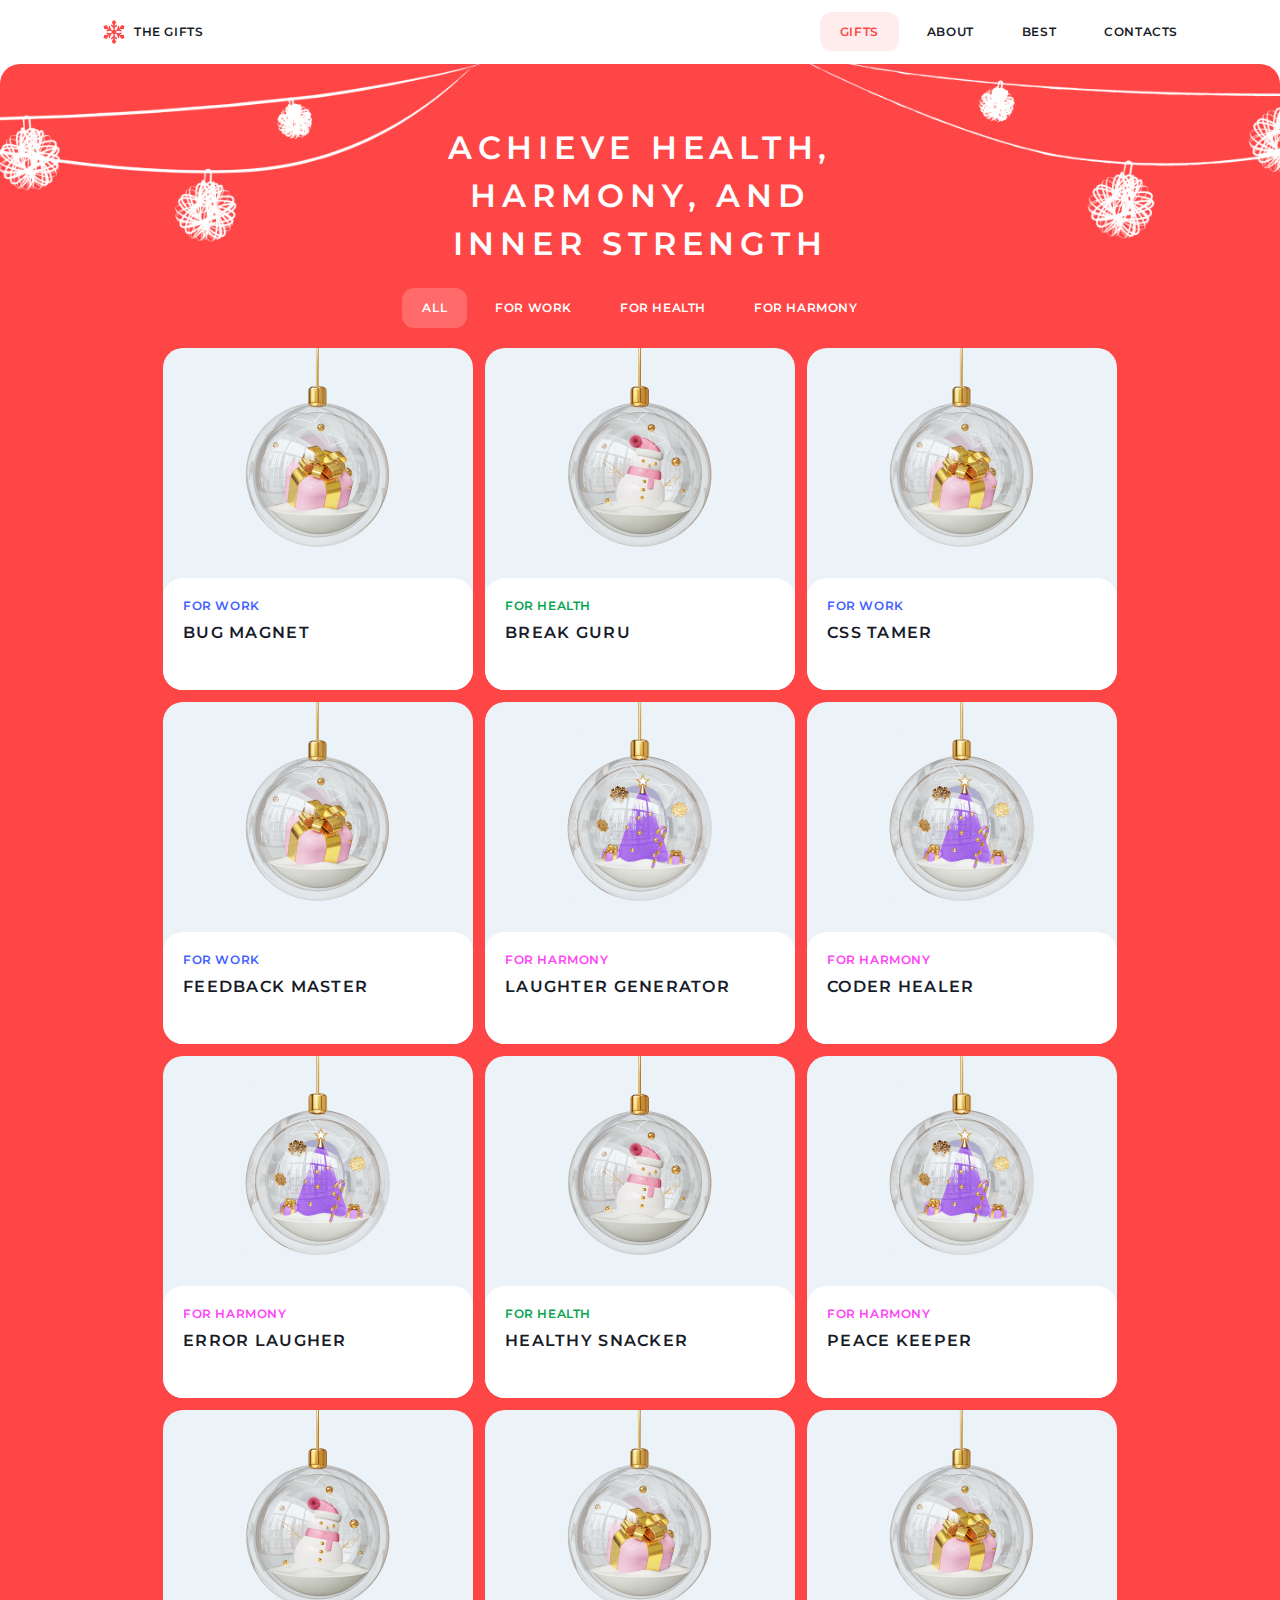
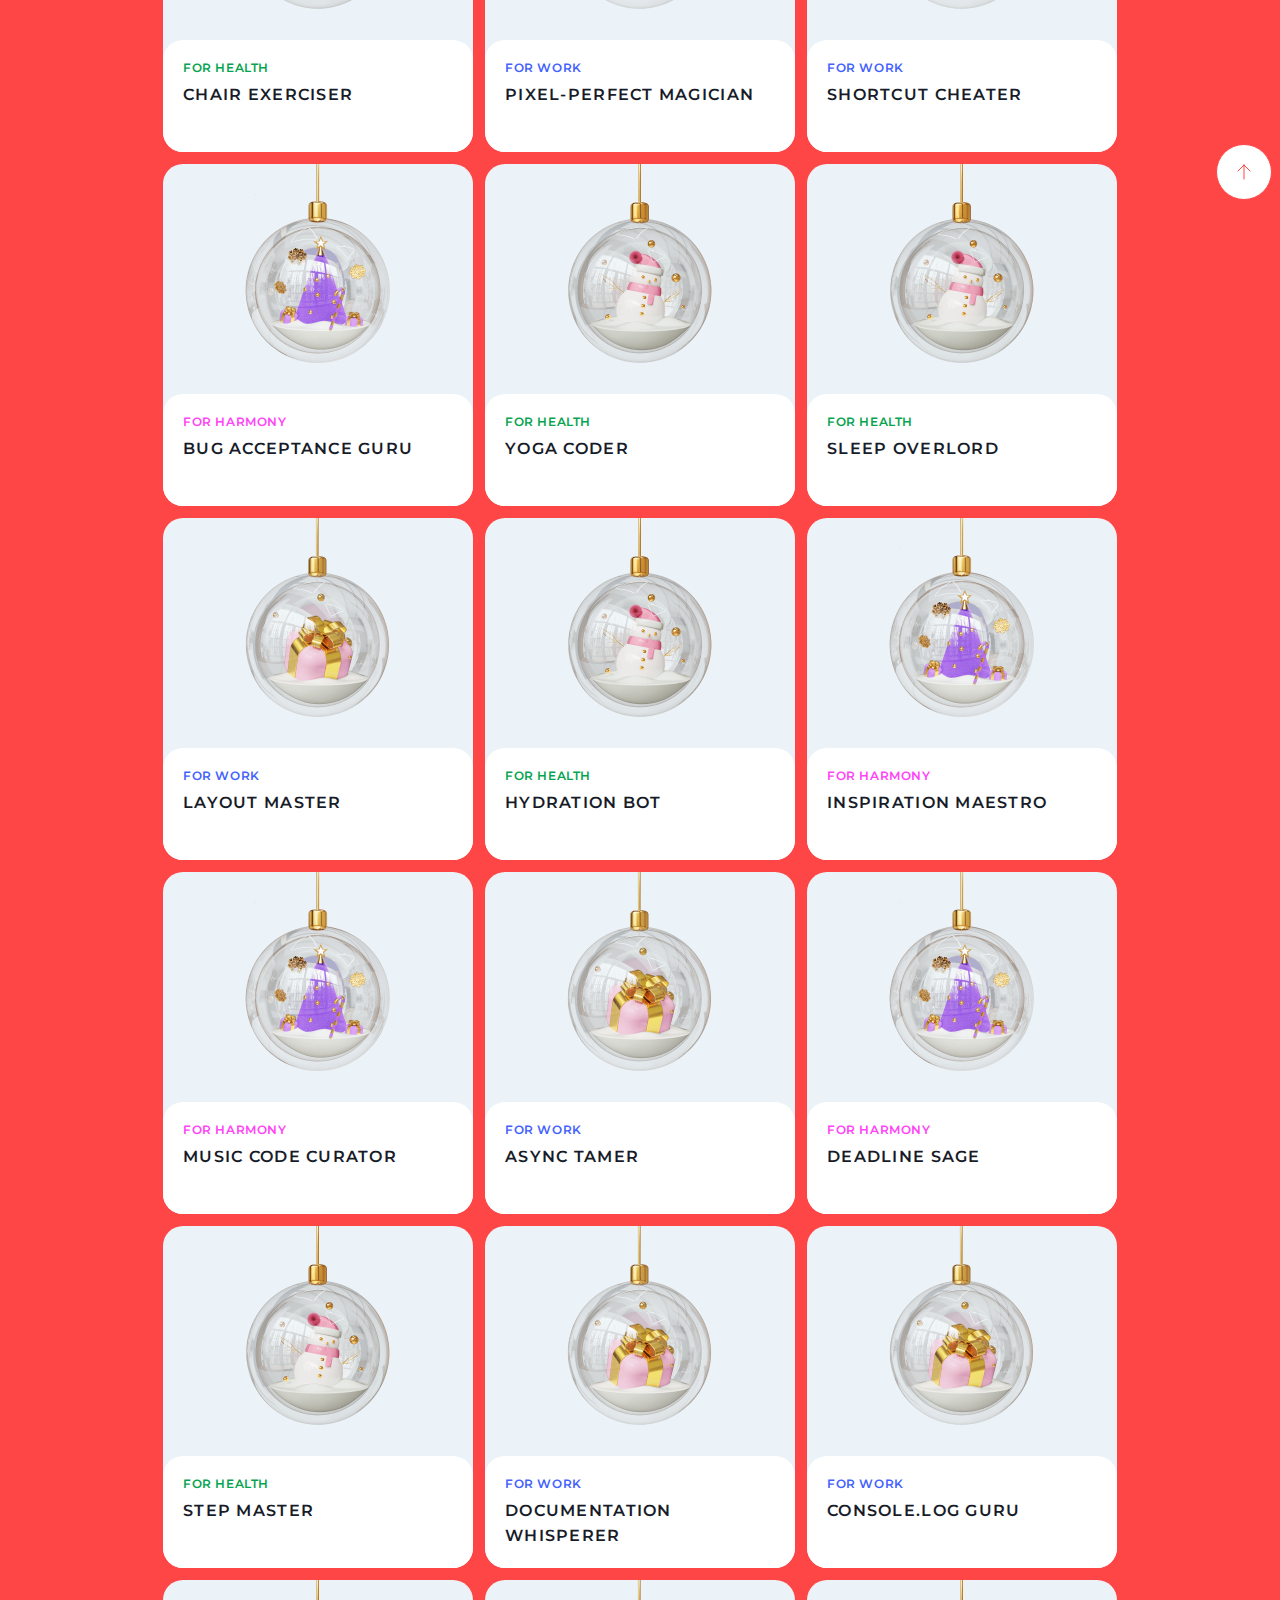
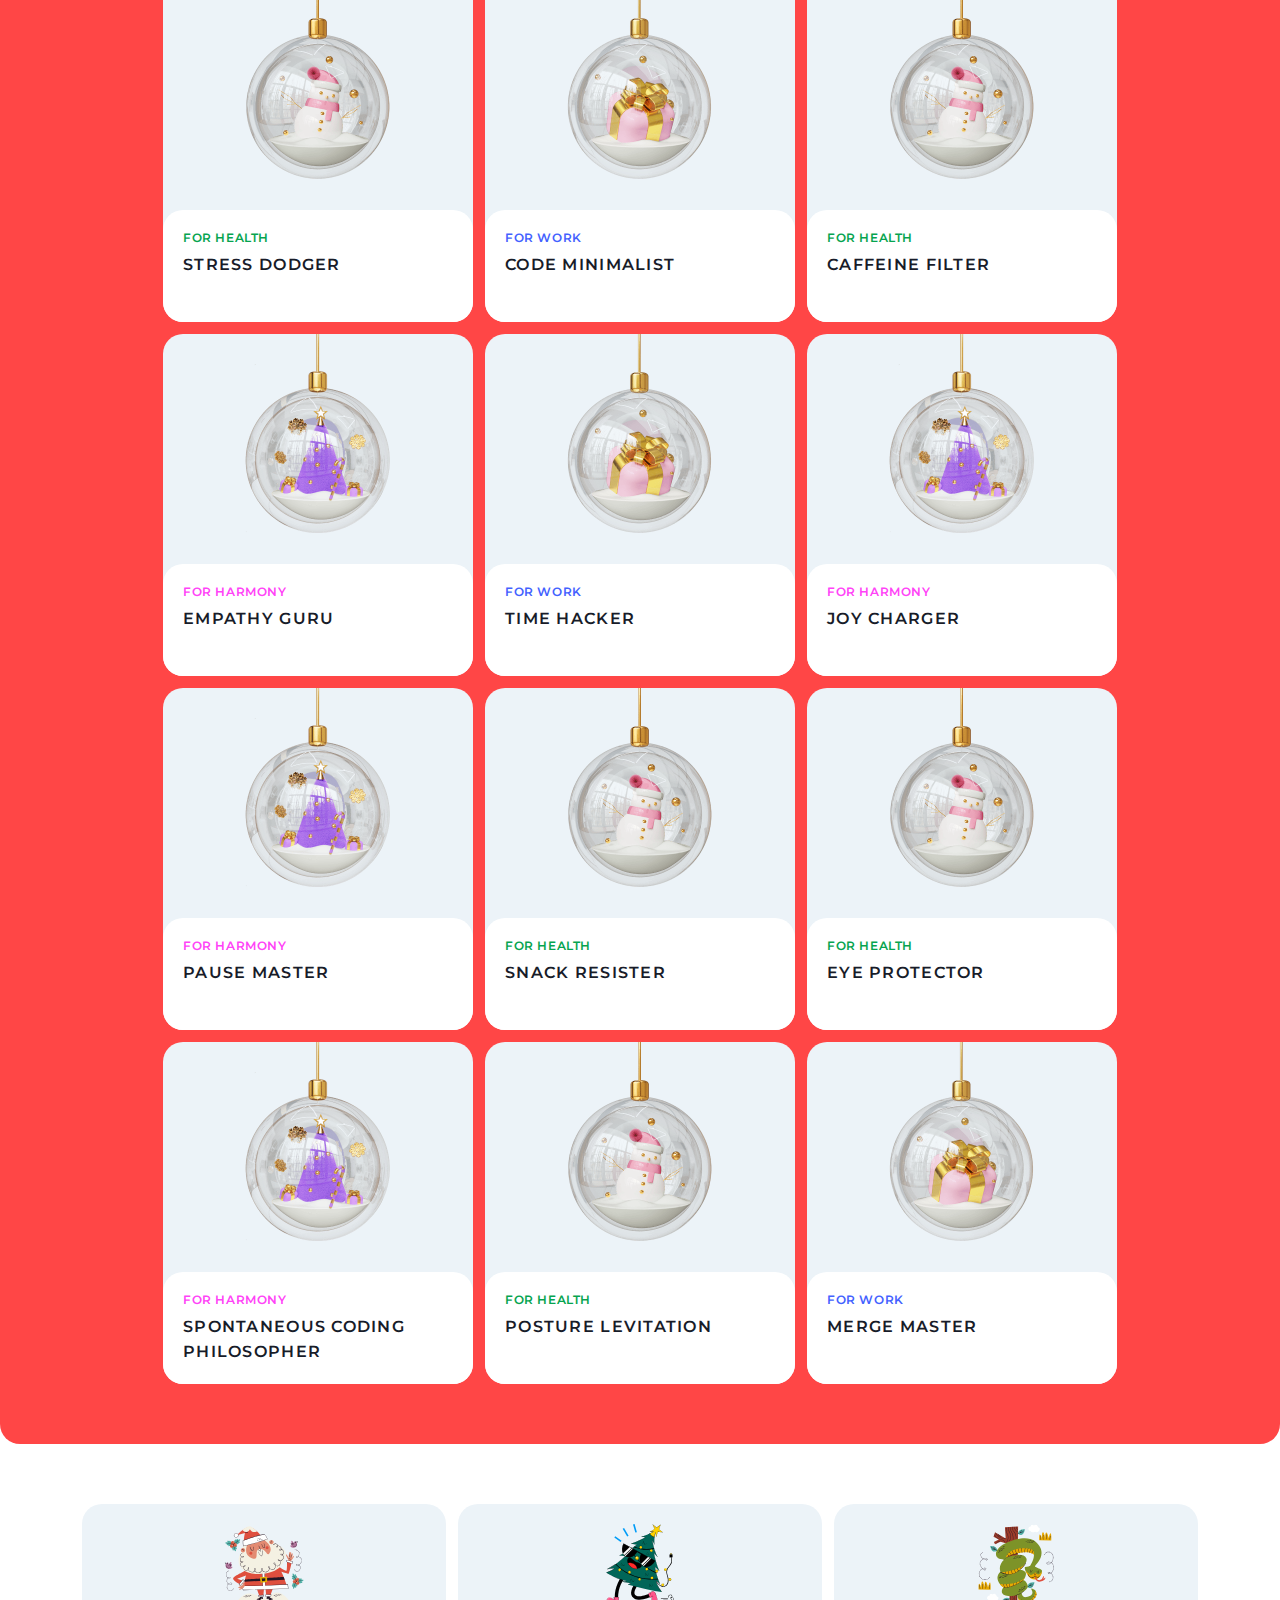
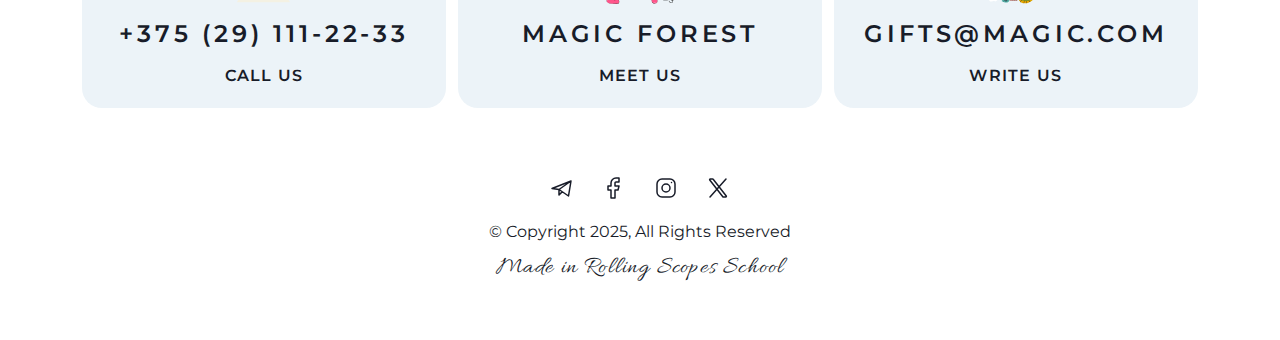
<file: christmas-shop/gifts.html>
<!DOCTYPE html>
<html lang="en">

<head>
    <meta charset="UTF-8">
    <meta name="viewport" content="width=device-width, initial-scale=1.0">
    <title>Christmas shop</title>
    <link rel="preconnect" href="https://fonts.googleapis.com">
    <link rel="preconnect" href="https://fonts.gstatic.com" crossorigin>
    <link href="https://fonts.googleapis.com/css2?family=Allura&display=swap" rel="stylesheet">
    <link rel="preconnect" href="https://fonts.googleapis.com">
    <link rel="preconnect" href="https://fonts.gstatic.com" crossorigin>
    <link href="https://fonts.googleapis.com/css2?family=Montserrat:ital,wght@0,100..900;1,100..900&display=swap"
        rel="stylesheet">
    <link rel="stylesheet" href="./css/styles.css">
    <link rel="icon" href="images/favicon.png">
    <script type="module" src="./scripts/constants.js" defer></script>
    <script type="module" src="./scripts/burger.js" defer></script>
    <script type="module" src="./scripts/cards_rendering.js" defer></script>
    <script type="module" src="./scripts/tabs.js" defer></script>
    <script type="module" src="./scripts/arrow_up.js" defer></script>
    <script type="module" src="./scripts/modal_window.js" defer></script>
</head>

<body>
    <header class="header">
        <div class="container">
            <div class="header__box">
                <div class="logo">
                    <a class="logo__link" href="home.html">
                        <svg class="logo__svg" width="24" height="24" viewBox="0 0 24 24" fill="none"
                            xmlns="http://www.w3.org/2000/svg">
                            <g clip-path="url(#clip0_18094_140)">
                                <path
                                    d="M18.2942 14.8224L17.4727 14.3481L19.674 13.7583L19.3102 12.4006L15.7512 13.3542L14.0725 12.385C14.0957 12.26 14.1084 12.1315 14.1084 12C14.1084 11.8684 14.0957 11.7398 14.0725 11.6149L15.7512 10.6457L19.3102 11.5994L19.674 10.2416L17.4727 9.65177L18.2942 9.17747L21.8194 8.96588L22.3385 6.03095L19.5373 5.01305L17.5914 7.96016L16.7699 8.43446L17.3598 6.23317L16.002 5.86939L15.0484 9.42842L13.3688 10.3982C13.1741 10.2315 12.949 10.0997 12.7028 10.0124V8.0742L15.3082 5.46879L14.3143 4.47488L12.7028 6.08633V5.13772L14.2773 1.98876L12 0L9.72272 1.98886L11.2972 5.13782V6.08642L9.68571 4.47497L8.69179 5.46889L11.2972 8.0743V10.0125C11.051 10.0998 10.8259 10.2316 10.6312 10.3983L8.95155 9.42852L7.99793 5.86949L6.6402 6.23326L7.23004 8.43456L6.40855 7.96025L4.46271 5.01314L1.6615 6.03104L2.18059 8.96597L5.70579 9.17757L6.52728 9.65187L4.32599 10.2417L4.68981 11.5994L8.24884 10.6458L9.92747 11.615C9.90433 11.74 9.89158 11.8685 9.89158 12C9.89158 12.1316 9.90428 12.2602 9.92747 12.3851L8.24884 13.3543L4.68981 12.4006L4.32599 13.7584L6.52728 14.3482L5.70579 14.8225L2.18059 15.034L1.6615 17.969L4.46276 18.9869L6.4086 16.0397L7.23014 15.5654L6.64029 17.7667L7.99803 18.1306L8.95165 14.5715L10.6313 13.6018C10.826 13.7684 11.0511 13.9003 11.2972 13.9875V15.9258L8.69189 18.5311L9.6858 19.525L11.2973 17.9135V18.8621L9.72282 22.0111L12.0001 24L14.2774 22.0111L12.7029 18.8621V17.9135L14.3144 19.525L15.3083 18.5311L12.703 15.9258V13.9875C12.9491 13.9003 13.1742 13.7684 13.3689 13.6018L15.0486 14.5715L16.0022 18.1306L17.3599 17.7667L16.7701 15.5654L17.5916 16.0397L19.5375 18.9869L22.3387 17.969L21.8196 15.034L18.2942 14.8224Z"
                                    fill="#FF4646" />
                            </g>
                            <defs>
                                <clipPath id="clip0_18094_140">
                                    <rect width="24" height="24" fill="white" />
                                </clipPath>
                            </defs>
                        </svg>
                        <p class="action-small">the gifts</p>
                    </a>
                </div>
                <nav class="header__nav">
                    <ul class="nav-list">
                        <li class="list-item list-item--active-burger">
                            <a class="list-item__link list-item--no-hover list-item--active action-small action-small--active"
                                href="#">gifts</a>
                        </li>
                        <li class="list-item">
                            <a class="list-item__link action-small action-small--active"
                                href="home.html#about">about</a>
                        </li>
                        <li class="list-item">
                            <a class="list-item__link action-small action-small--active" href="home.html#best">best</a>
                        </li>
                        <li class="list-item">
                            <a class="list-item__link action-small action-small--active" href="#footer">contacts</a>
                        </li>
                    </ul>
                </nav>
                <div class="header__burger">
                    <div class="header__burger-line"></div>
                    <div class="header__burger-line"></div>
                </div>
            </div>
        </div>
    </header>

    <section class="gifts">
        <div class="container container--gifts">
            <div class="gifts__wrapper">
                <div class="gifts__header">
                    <h1 class="title-primary">Achieve health, harmony, and inner strength</h1>
                </div>
                <ul class="gifts__tabs">
                    <li class="tab tab--all tab--active">
                        <button class="action-small action-small--white">all</button>
                    </li>
                    <li class="tab tab--for-work">
                        <button class="action-small action-small--white">for work</button>
                    </li>
                    <li class="tab tab--for-health">
                        <button class="action-small action-small--white">for health</button>
                    </li>
                    <li class="tab tab--for-harmony">
                        <button class="action-small action-small--white">for harmony</button>
                    </li>
                </ul>
                <div class="cards-container">
                    <div class="card">
                        <img class="card__img" src="./images/gift-for-work.png" alt="gift-for-work">
                        <div class="card__description">
                            <h4 class="title4 title4--purple">For work</h4>
                            <h3 class="title3">Console.log Guru</h3>
                        </div>
                    </div>
                    <div class="card">
                        <img class="card__img" src="./images/gift-for-health.png" alt="gift-for-work">
                        <div class="card__description">
                            <h4 class="title4 title4--green">For health</h4>
                            <h3 class="title3">Step Master</h3>
                        </div>
                    </div>
                    <div class="card">
                        <img class="card__img" src="./images/gift-for-work.png" alt="gift-for-work">
                        <div class="card__description">
                            <h4 class="title4 title4--purple">For work</h4>
                            <h3 class="title3">Bug Magnet</h3>
                        </div>
                    </div>
                    <div class="card">
                        <img class="card__img" src="./images/gift-for-work.png" alt="gift-for-work">
                        <div class="card__description">
                            <h4 class="title4 title4--purple">For work</h4>
                            <h3 class="title3">Shortcut Cheater</h3>
                        </div>
                    </div>
                    <div class="card">
                        <img class="card__img" src="./images/gift-for-health.png" alt="gift-for-work">
                        <div class="card__description">
                            <h4 class="title4 title4--green">For health</h4>
                            <h3 class="title3">Posture Levitation</h3>
                        </div>
                    </div>
                    <div class="card">
                        <img class="card__img" src="./images/gift-for-harmony.png" alt="gift-for-work">
                        <div class="card__description">
                            <h4 class="title4 title4--pink">For harmony</h4>
                            <h3 class="title3">Bug Acceptance Guru</h3>
                        </div>
                    </div>
                    <div class="card">
                        <img class="card__img" src="./images/gift-for-health.png" alt="gift-for-work">
                        <div class="card__description">
                            <h4 class="title4 title4--green">For health</h4>
                            <h3 class="title3">Snack Resister</h3>
                        </div>
                    </div>
                    <div class="card">
                        <img class="card__img" src="./images/gift-for-harmony.png" alt="gift-for-work">
                        <div class="card__description">
                            <h4 class="title4 title4--pink">For harmony</h4>
                            <h3 class="title3">Error Laugher</h3>
                        </div>
                    </div>
                    <div class="card">
                        <img class="card__img" src="./images/gift-for-health.png" alt="gift-for-work">
                        <div class="card__description">
                            <h4 class="title4 title4--green">For health</h4>
                            <h3 class="title3">Hydration Bot</h3>
                        </div>
                    </div>
                    <div class="card">
                        <img class="card__img" src="./images/gift-for-work.png" alt="gift-for-work">
                        <div class="card__description">
                            <h4 class="title4 title4--purple">For work</h4>
                            <h3 class="title3">Merge Master</h3>
                        </div>
                    </div>
                    <div class="card">
                        <img class="card__img" src="./images/gift-for-harmony.png" alt="gift-for-work">
                        <div class="card__description">
                            <h4 class="title4 title4--pink">For harmony</h4>
                            <h3 class="title3">Joy Charger</h3>
                        </div>
                    </div>
                    <div class="card">
                        <img class="card__img" src="./images/gift-for-harmony.png" alt="gift-for-work">
                        <div class="card__description">
                            <h4 class="title4 title4--pink">For harmony</h4>
                            <h3 class="title3">Spontaneous Coding Philosopher</h3>
                        </div>
                    </div>
                </div>
            </div>
        </div>
    </section>

    <footer id="footer">
        <div class="container">
            <div class="footer__wrapper">
                <div class="footer__cards-box">
                    <a class="footer__link" href="tel:+375(29)111-22-33">
                        <div class="footer__card">
                            <img src="./images/santa-claus.svg" alt="santa-claus">
                            <p class="action-large">+375 (29) 111-22-33</p>
                            <h3 class="title3">Call Us</h3>
                        </div>
                    </a>
                    <a class="footer__link" href="https://maps.app.goo.gl/TV8CokafQsY3ahHeA" target="_blank">
                        <div class="footer__card">
                            <img src="./images/christmas-tree.svg" alt="christmas-tree">
                            <p class="action-large">Magic forest</p>
                            <h3 class="title3">Meet us</h3>
                        </div>
                    </a>
                    <a class="footer__link" href="mailto:gifts@magic.com">
                        <div class="footer__card">
                            <img src="./images/snake.svg" alt="snake">
                            <p class="action-large">gifts@magic.com</p>
                            <h3 class="title3">write us</h3>
                        </div>
                    </a>
                </div>
                <div class="footer__links-box">
                    <div class="links">
                        <div class="img-box">
                            <svg class="icon" width="24" height="24" viewBox="0 0 24 24" fill="none"
                                xmlns="http://www.w3.org/2000/svg">
                                <path d="M21 5L2 12.5L9 13.5M21 5L18.5 20L9 13.5M21 5L9 13.5M9 13.5V19L12.2488 15.7229"
                                    stroke-width="1.5" stroke-linecap="round" stroke-linejoin="round" />
                            </svg>
                        </div>
                        <div class="img-box">
                            <svg class="icon" width="24" height="24" viewBox="0 0 24 24" fill="none"
                                xmlns="http://www.w3.org/2000/svg">
                                <path
                                    d="M17 2H14C12.6739 2 11.4021 2.52678 10.4645 3.46447C9.52678 4.40215 9 5.67392 9 7V10H6V14H9V22H13V14H16L17 10H13V7C13 6.73478 13.1054 6.48043 13.2929 6.29289C13.4804 6.10536 13.7348 6 14 6H17V2Z"
                                    stroke-width="1.5" stroke-linecap="round" stroke-linejoin="round" />
                            </svg>
                        </div>
                        <div class="img-box">
                            <svg class="icon" width="24" height="24" viewBox="0 0 24 24" fill="none"
                                xmlns="http://www.w3.org/2000/svg">
                                <path
                                    d="M12 16C14.2091 16 16 14.2091 16 12C16 9.79086 14.2091 8 12 8C9.79086 8 8 9.79086 8 12C8 14.2091 9.79086 16 12 16Z"
                                    stroke-width="1.5" stroke-linecap="round" stroke-linejoin="round" />
                                <path
                                    d="M3 16V8C3 5.23858 5.23858 3 8 3H16C18.7614 3 21 5.23858 21 8V16C21 18.7614 18.7614 21 16 21H8C5.23858 21 3 18.7614 3 16Z"
                                    stroke-width="1.5" />
                                <path d="M17.5 6.51L17.51 6.49889" stroke-width="1.5" stroke-linecap="round"
                                    stroke-linejoin="round" />
                            </svg>
                        </div>
                        <div class="img-box">
                            <svg class="icon" width="24" height="24" viewBox="0 0 24 24" fill="none"
                                xmlns="http://www.w3.org/2000/svg">
                                <path
                                    d="M16.8198 20.7684L3.75317 3.96836C3.44664 3.57425 3.72749 3 4.22678 3H6.70655C6.8917 3 7.06649 3.08548 7.18016 3.23164L20.2468 20.0316C20.5534 20.4258 20.2725 21 19.7732 21H17.2935C17.1083 21 16.9335 20.9145 16.8198 20.7684Z"
                                    stroke-width="1.5" />
                                <path d="M20 3L4 21" stroke-width="1.5" stroke-linecap="round" />
                            </svg>
                        </div>
                    </div>
                    <p> &#169; Copyright 2025, All Rights Reserved</p>
                    <a class="caption caption--black" href="https://rs.school/" target="_blank">Made in Rolling Scopes
                        School</a>
                </div>
            </div>
        </div>
    </footer>

    <div class="modal__wrapper">
        <div class="modal">
            <!-- <div class="modal__card">
                <div class="modal__img"></div>
                <div class="modal__container">
                    <div class="modal__description">
                        <h4 class="title4 title4--purple title-card">For work</h4>
                        <h3 class="title3">Console.log Guru</h3>
                        <p class="description">Uses console.log like a crystal ball to find any issue.</p>
                    </div>
                    <div class="modal__box">
                        <h4 class="title4">Adds superpowers to:</h4>
                        <div class="superpowers-box">
                            <div class="superpowers-box__element">
                                <p class="power description">Live</p>
                                <div class="scores-box">
                                    <p class="scores description">+500</p>
                                    <div class="snowflakes">
                                        <img src="./images/snowflake.png" alt="snowflake">
                                        <img src="./images/snowflake.png" alt="snowflake">
                                        <img src="./images/snowflake.png" alt="snowflake">
                                        <img src="./images/snowflake.png" alt="snowflake">
                                        <img src="./images/snowflake.png" alt="snowflake">
                                    </div>
                                </div>
                            </div>
                            <div class="superpowers-box__element">
                                <p class="create description">Create</p>
                                <div class="scores-box">
                                    <p class="scores description">+500</p>
                                    <div class="snowflakes">
                                        <img src="./images/snowflake.png" alt="snowflake">
                                        <img src="./images/snowflake.png" alt="snowflake">
                                        <img src="./images/snowflake.png" alt="snowflake">
                                        <img src="./images/snowflake.png" alt="snowflake">
                                        <img src="./images/snowflake.png" alt="snowflake">
                                    </div>
                                </div>
                            </div>
                            <div class="superpowers-box__element">
                                <p class="love description">Love</p>
                                <div class="scores-box">
                                    <p class="scores description">+200</p>
                                    <div class="snowflakes">
                                        <img src="./images/snowflake.png" alt="snowflake">
                                        <img src="./images/snowflake.png" alt="snowflake">
                                        <img src="./images/snowflake.png" alt="snowflake">
                                        <img src="./images/snowflake.png" alt="snowflake">
                                        <img src="./images/snowflake.png" alt="snowflake">
                                    </div>
                                </div>
                            </div>
                            <div class="superpowers-box__element">
                                <p class="dream description">Dream</p>
                                <div class="scores-box">
                                    <p class="scores description">+400</p>
                                    <div class="snowflakes">
                                        <img src="./images/snowflake.png" alt="snowflake">
                                        <img src="./images/snowflake.png" alt="snowflake">
                                        <img src="./images/snowflake.png" alt="snowflake">
                                        <img src="./images/snowflake.png" alt="snowflake">
                                        <img src="./images/snowflake.png" alt="snowflake">
                                    </div>
                                </div>
                            </div>
                        </div>
                    </div>
                </div>
            </div> -->
            <div class="modal__btn-close">
                <svg width="40" height="40" viewBox="0 0 40 40" fill="none" xmlns="http://www.w3.org/2000/svg">
                    <path d="M30 10L10 30" stroke="#181C29" stroke-width="2" stroke-linecap="round"
                        stroke-linejoin="round" />
                    <path d="M10 10L30 30" stroke="#181C29" stroke-width="2" stroke-linecap="round"
                        stroke-linejoin="round" />
                </svg>
            </div>
        </div>
    </div>

    <div class="arrow arrow--up">
        <svg width="24" height="24" viewBox="0 0 24 24" fill="none" xmlns="http://www.w3.org/2000/svg">
            <path d="M12 5V19" stroke="#FF4646" stroke-linecap="round" stroke-linejoin="round" />
            <path d="M18 11L12 5" stroke="#FF4646" stroke-linecap="round" stroke-linejoin="round" />
            <path d="M6 11L12 5" stroke="#FF4646" stroke-linecap="round" stroke-linejoin="round" />
        </svg>
    </div>
</body>

</html>
</file>
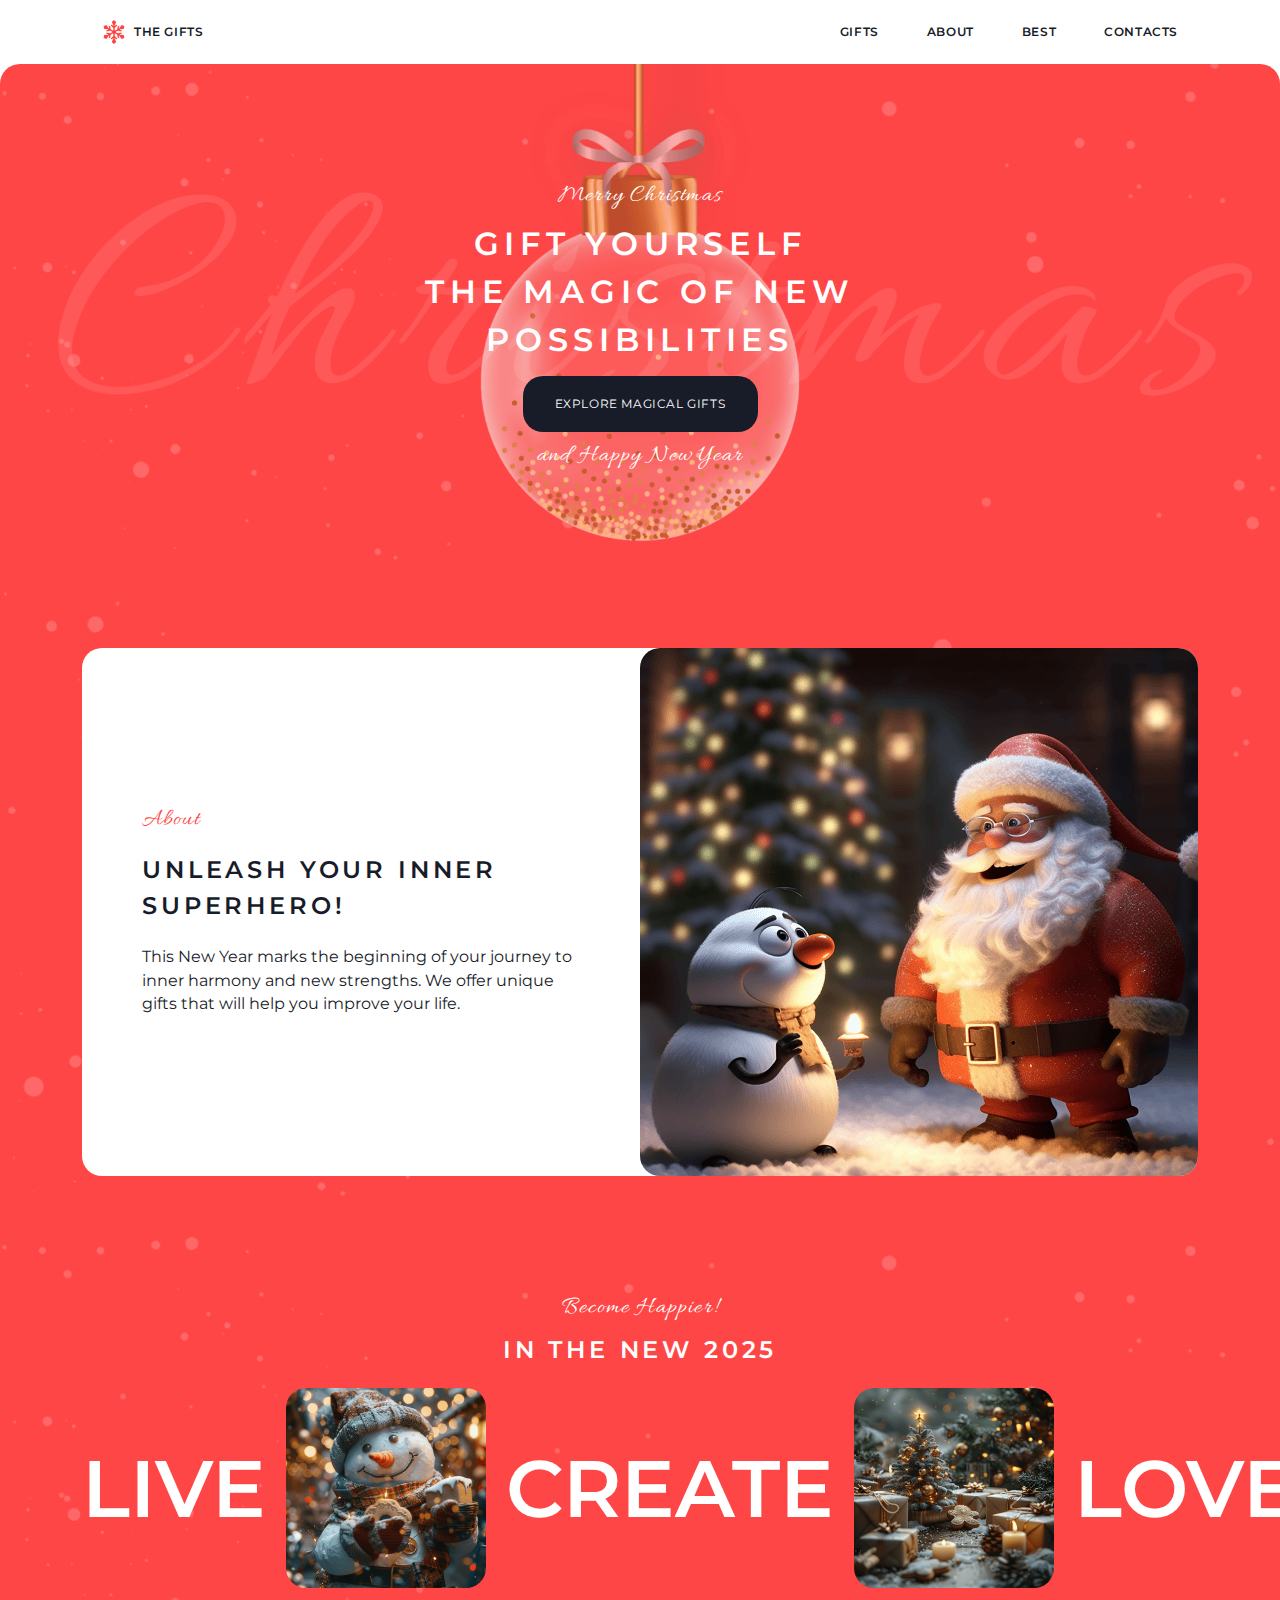
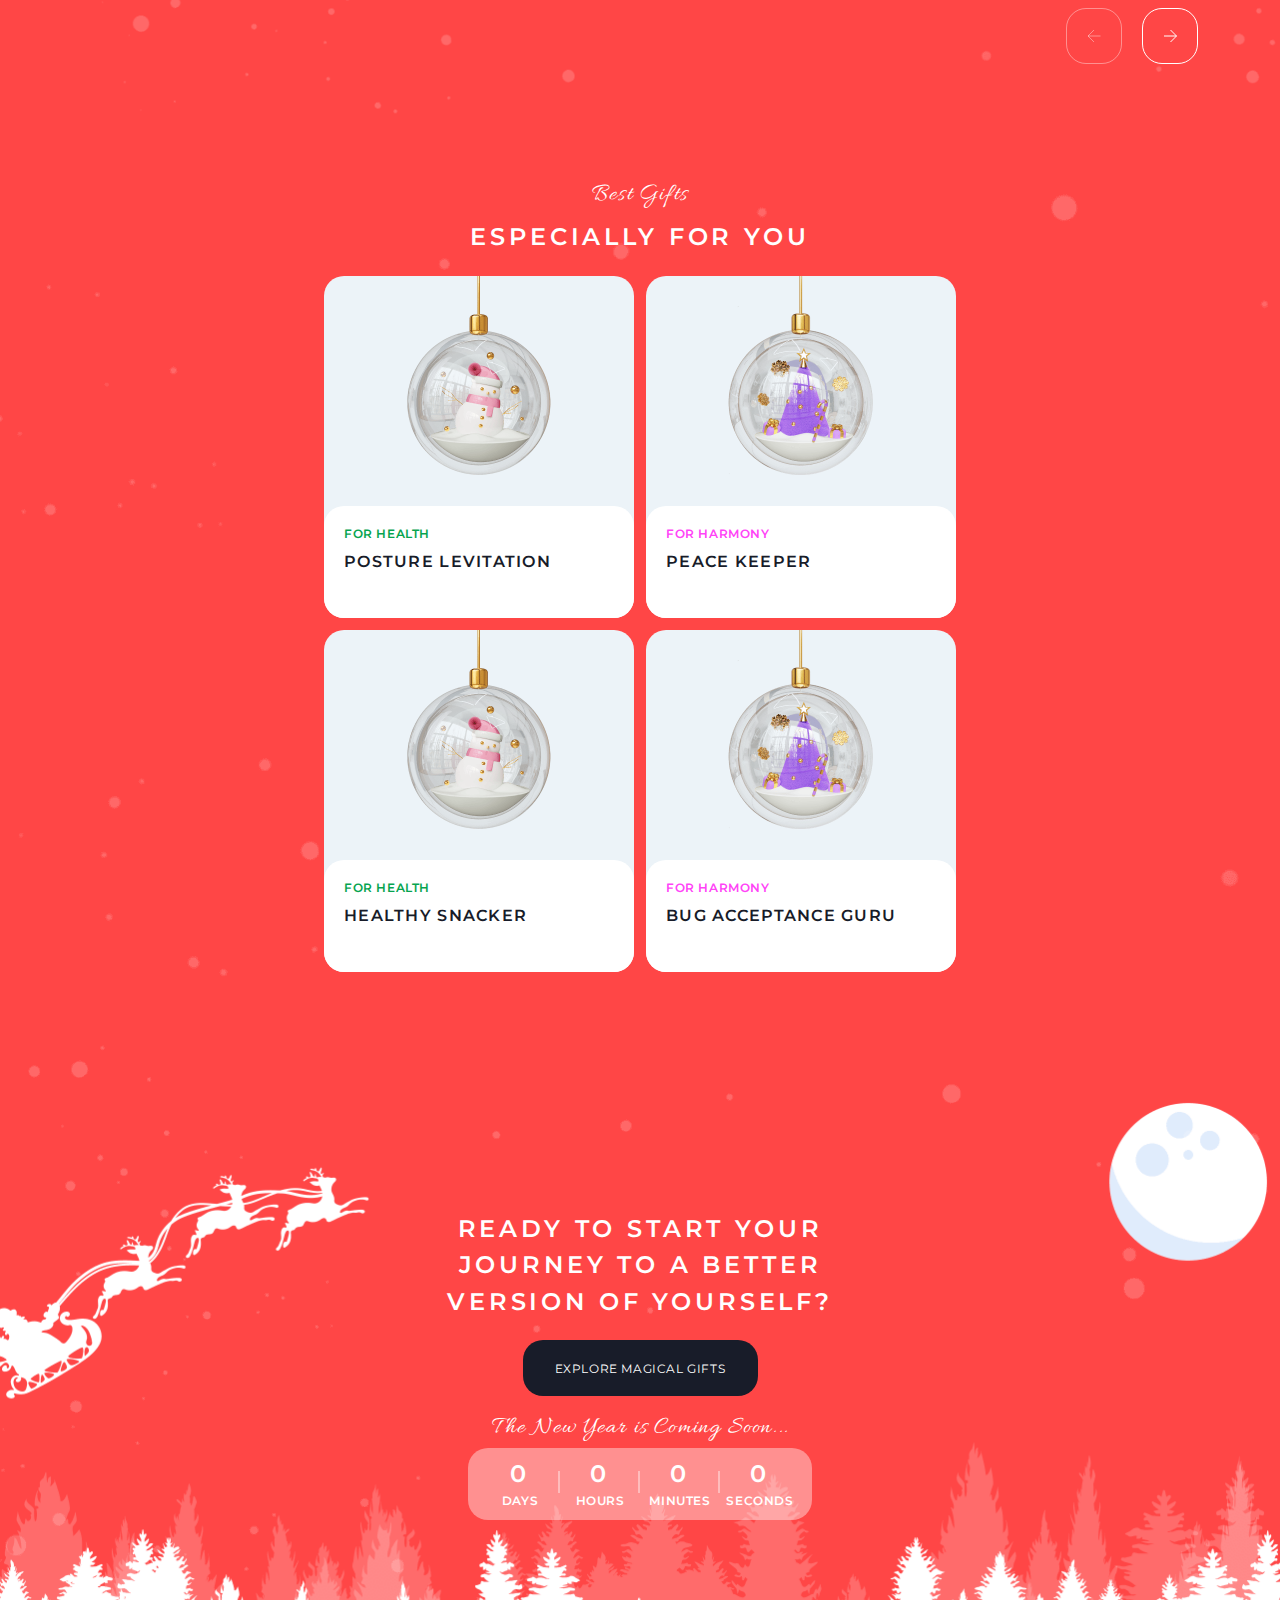
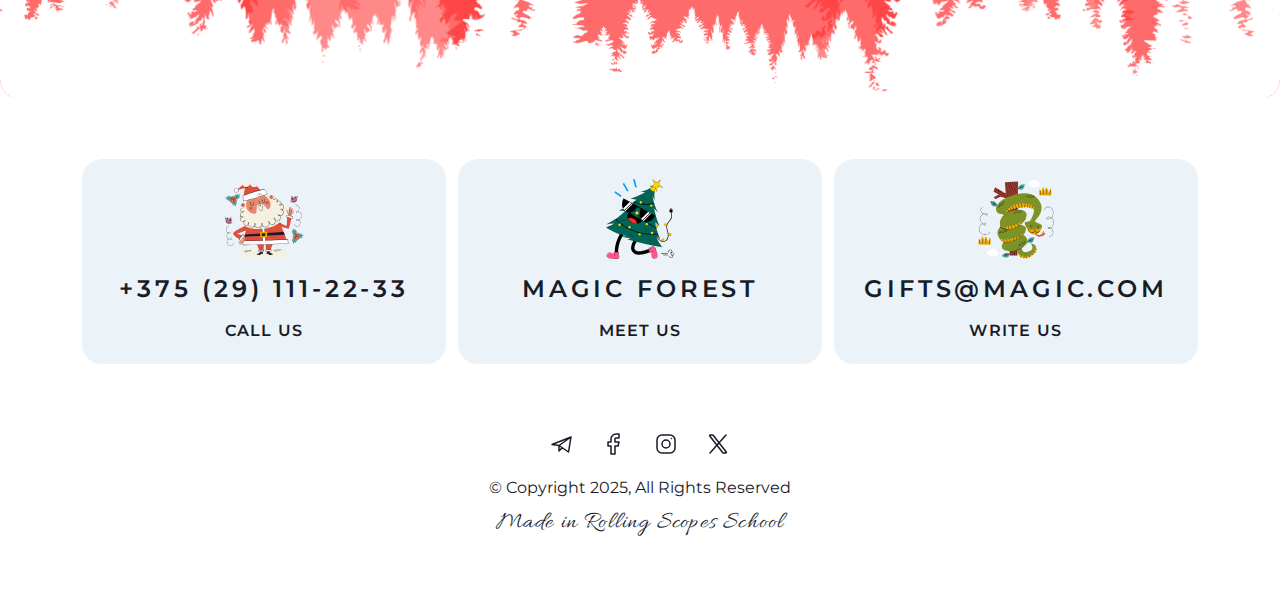
<file: christmas-shop/home.html>
<!DOCTYPE html>
<html lang="en">

<head>
    <meta charset="UTF-8">
    <meta name="viewport" content="width=device-width, initial-scale=1.0">
    <title>Christmas shop</title>
    <link rel="preconnect" href="https://fonts.googleapis.com">
    <link rel="preconnect" href="https://fonts.gstatic.com" crossorigin>
    <link href="https://fonts.googleapis.com/css2?family=Allura&display=swap" rel="stylesheet">
    <link rel="preconnect" href="https://fonts.googleapis.com">
    <link rel="preconnect" href="https://fonts.gstatic.com" crossorigin>
    <link href="https://fonts.googleapis.com/css2?family=Montserrat:ital,wght@0,100..900;1,100..900&display=swap"
        rel="stylesheet">
    <link rel="stylesheet" href="./css/styles.css">
    <link rel="icon" href="images/favicon.png">
    <script type="module" src="./scripts/constants.js" defer></script>  
    <script type="module" src="./scripts/burger.js" defer></script>
    <script type="module" src="./scripts/timer.js" defer></script>
    <script type="module" src="./scripts/slider.js" defer></script>
    <script type="module" src="./scripts/cards_rendering.js" defer></script>
    <script type="module" src="./scripts/best_gifts_cards.js" defer></script>
    <script type="module" src="./scripts/modal_window.js" defer></script>
</head>

<body>
    <header class="header">
        <div class="container">
            <div class="header__box">
                <div class="logo">
                    <a class="logo__link" href="home.html">
                        <svg class="logo__svg" width="24" height="24" viewBox="0 0 24 24" fill="none"
                            xmlns="http://www.w3.org/2000/svg">
                            <g clip-path="url(#clip0_18094_140)">
                                <path
                                    d="M18.2942 14.8224L17.4727 14.3481L19.674 13.7583L19.3102 12.4006L15.7512 13.3542L14.0725 12.385C14.0957 12.26 14.1084 12.1315 14.1084 12C14.1084 11.8684 14.0957 11.7398 14.0725 11.6149L15.7512 10.6457L19.3102 11.5994L19.674 10.2416L17.4727 9.65177L18.2942 9.17747L21.8194 8.96588L22.3385 6.03095L19.5373 5.01305L17.5914 7.96016L16.7699 8.43446L17.3598 6.23317L16.002 5.86939L15.0484 9.42842L13.3688 10.3982C13.1741 10.2315 12.949 10.0997 12.7028 10.0124V8.0742L15.3082 5.46879L14.3143 4.47488L12.7028 6.08633V5.13772L14.2773 1.98876L12 0L9.72272 1.98886L11.2972 5.13782V6.08642L9.68571 4.47497L8.69179 5.46889L11.2972 8.0743V10.0125C11.051 10.0998 10.8259 10.2316 10.6312 10.3983L8.95155 9.42852L7.99793 5.86949L6.6402 6.23326L7.23004 8.43456L6.40855 7.96025L4.46271 5.01314L1.6615 6.03104L2.18059 8.96597L5.70579 9.17757L6.52728 9.65187L4.32599 10.2417L4.68981 11.5994L8.24884 10.6458L9.92747 11.615C9.90433 11.74 9.89158 11.8685 9.89158 12C9.89158 12.1316 9.90428 12.2602 9.92747 12.3851L8.24884 13.3543L4.68981 12.4006L4.32599 13.7584L6.52728 14.3482L5.70579 14.8225L2.18059 15.034L1.6615 17.969L4.46276 18.9869L6.4086 16.0397L7.23014 15.5654L6.64029 17.7667L7.99803 18.1306L8.95165 14.5715L10.6313 13.6018C10.826 13.7684 11.0511 13.9003 11.2972 13.9875V15.9258L8.69189 18.5311L9.6858 19.525L11.2973 17.9135V18.8621L9.72282 22.0111L12.0001 24L14.2774 22.0111L12.7029 18.8621V17.9135L14.3144 19.525L15.3083 18.5311L12.703 15.9258V13.9875C12.9491 13.9003 13.1742 13.7684 13.3689 13.6018L15.0486 14.5715L16.0022 18.1306L17.3599 17.7667L16.7701 15.5654L17.5916 16.0397L19.5375 18.9869L22.3387 17.969L21.8196 15.034L18.2942 14.8224Z"
                                    fill="#FF4646" />
                            </g>
                            <defs>
                                <clipPath id="clip0_18094_140">
                                    <rect width="24" height="24" fill="white" />
                                </clipPath>
                            </defs>
                        </svg>
                        <p class="action-small">the gifts</p>
                    </a>
                </div>
                <nav class="header__nav">
                    <ul class="nav-list">
                        <li class="list-item">
                            <a class="list-item__link action-small action-small--active" href="gifts.html">gifts</a>
                        </li>
                        <li class="list-item">
                            <a class="list-item__link action-small action-small--active" href="#about">about</a>
                        </li>
                        <li class="list-item">
                            <a class="list-item__link action-small action-small--active" href="#best">best</a>
                        </li>
                        <li class="list-item">
                            <a class="list-item__link action-small action-small--active" href="#footer">contacts</a>
                        </li>
                    </ul>
                </nav>
                <div class="header__burger">
                    <div class="header__burger-line"></div>
                    <div class="header__burger-line"></div>
                </div>
            </div>
        </div>
    </header>
    <main class="main">
        <section class="hero">
            <div class="container container--hero">
                <div class="hero__box">
                    <p class="caption caption--top">Merry Christmas</p>
                    <h1 class="title-primary">Gift yourself <br>the magic of new <br>possibilities</h1>
                    <a href="gifts.html" class="button">Explore Magical Gifts</a>
                    <p class="caption caption--bottom">and Happy New Year</p>
                </div>
            </div>
        </section>

        <section class="about" id="about">
            <div class="container container--about">
                <div class="about__wrapper">
                    <div class="about__box">
                        <div class="about__text">
                            <p class="caption caption--red caption--top">About</p>
                            <h2 class="title2 title2--dark">Unleash your inner <br>superhero!</h2>
                            <p class="description">This New Year marks the beginning of your journey<br> to inner
                                harmony and
                                new strengths. We offer <br>unique gifts that will help you improve your life.</p>
                        </div>
                        <div class="about__img">
                        </div>
                    </div>
                </div>
            </div>
        </section>

        <section class="slider-section">
            <div class="container container--slider">
                <div class="slider-section__box">
                    <div class="slider-section__titles">
                        <p class="caption">Become Happier!</p>
                        <h2 class="title2">in the new 2025</h2>
                    </div>
                    <div class="slider">
                        <div class="slide">
                            <div class="slide__text">Live</div>
                            <img class="slide__img" src="./images/snowman.png" alt="snowman">
                        </div>
                        <div class="slide">
                            <div class="slide__text">Create</div>
                            <img class="slide__img" src="./images/christmas-trees.png" alt="christmas-trees">
                        </div>
                        <div class="slide">
                            <div class="slide__text">Love</div>
                            <img class="slide__img" src="./images/christmas-tree-ball.png" alt="christmas-tree-ball">
                        </div>
                        <div class="slide">
                            <div class="slide__text">Dream</div>
                            <img class="slide__img" src="./images/fairytale-house.png" alt="christmas-tree-ball">
                        </div>
                    </div>
                    <div class="slider-controls">
                        <div class="arrow arrow-left arrow--disabled">
                            <svg width="14" height="14" viewBox="0 0 14 14" xmlns="http://www.w3.org/2000/svg">
                                <path d="M13.5 7H1M1 7L7 1M1 7L7 13" stroke-linejoin="round" />
                            </svg>
                        </div>
                        <div class="arrow arrow-right arrow--active">
                            <svg width="14" height="14" viewBox="0 0 14 14" xmlns="http://www.w3.org/2000/svg">
                                <path d="M1 7H13.5M13.5 7L7.5 1M13.5 7L7.5 13" />
                            </svg>
                        </div>
                    </div>
                </div>
            </div>
        </section>

        <section class="best-gifts" id="best">
            <div class="container container--best-gifts">
                <div class="best-gifts__box">
                    <div class="best-gifts__titles">
                        <div class="caption">Best Gifts</div>
                        <div class="title2">especially for you</div>
                    </div>
                    <div class="best-gifts__cards">
                        <div class="card">
                            <img class="card__img" src="./images/gift-for-work.png" alt="gift-for-work">
                            <div class="card__description">
                                <h4 class="title4 title4--purple">For work</h4>
                                <h3 class="title3">Console.log Guru</h3>
                            </div>
                        </div>
                        <div class="card">
                            <img class="card__img" src="./images/gift-for-health.png" alt="gift-for-health">
                            <div class="card__description">
                                <h4 class="title4 title4--green">For health</h4>
                                <h3 class="title3">Hydration Bot</h3>
                            </div>
                        </div>
                        <div class="card">
                            <img class="card__img" src="./images/gift-for-work.png" alt="gift-for-work">
                            <div class="card__description">
                                <h4 class="title4 title4--purple">For work</h4>
                                <h3 class="title3">Merge Master</h3>
                            </div>
                        </div>
                        <div class="card">
                            <img class="card__img" src="./images/gift-for-harmony.png" alt="gift-for-harmony">
                            <div class="card__description">
                                <h4 class="title4 title4--pink">For harmony</h4>
                                <h3 class="title3">Spontaneous Coding Philosopher</h3>
                            </div>
                        </div>
                    </div>
                </div>
            </div>
        </section>

        <section class="cta">
            <div class="container container--cta">
                <div class="cta__box">
                    <h2 class="title2">Ready to start your journey to a better version of yourself?</h2>
                    <a href="gifts.html" class="button">Explore Magical Gifts</a>
                    <div class="timer-wrapper">
                        <p class="caption">The New Year is Coming Soon...</p>
                        <div class="timer">
                            <div class="timer__container timer__days">
                                <h2 class="title2">47</h2>
                                <h4 class="title4 title4--white">days</h4>
                            </div>
                            <div class="timer__container timer__hours">
                                <h2 class="title2">5</h2>
                                <h4 class="title4 title4--white">hours</h4>
                            </div>
                            <div class="timer__container timer__minutes">
                                <h2 class="title2">34</h2>
                                <h4 class="title4 title4--white">minutes</h4>
                            </div>
                            <div class="timer__container timer__seconds">
                                <h2 class="title2">12</h2>
                                <h4 class="title4 title4--white">seconds</h4>
                            </div>
                        </div>
                    </div>
                </div>
            </div>
        </section>
    </main>

    <footer id="footer">
        <div class="container">
            <div class="footer__wrapper">
                <div class="footer__cards-box">
                    <a class="footer__link" href="tel:+375(29)111-22-33">
                        <div class="footer__card">
                            <img src="./images/santa-claus.svg" alt="santa-claus">
                            <p class="action-large">+375 (29) 111-22-33</p>
                            <h3 class="title3">Call Us</h3>
                        </div>
                    </a>
                    <a class="footer__link" href="https://maps.app.goo.gl/TV8CokafQsY3ahHeA" target="_blank">
                        <div class="footer__card">
                            <img src="./images/christmas-tree.svg" alt="christmas-tree">
                            <p class="action-large">Magic forest</p>
                            <h3 class="title3">Meet us</h3>
                        </div>
                    </a>
                    <a class="footer__link" href="mailto:gifts@magic.com">
                        <div class="footer__card">
                            <img src="./images/snake.svg" alt="snake">
                            <p class="action-large">gifts@magic.com</p>
                            <h3 class="title3">write us</h3>
                        </div>
                    </a>
                </div>
                <div class="footer__links-box">
                        <div class="links">
                            <div class="img-box">
                                <svg class="icon" width="24" height="24" viewBox="0 0 24 24" fill="none"
                                    xmlns="http://www.w3.org/2000/svg">
                                    <path
                                        d="M21 5L2 12.5L9 13.5M21 5L18.5 20L9 13.5M21 5L9 13.5M9 13.5V19L12.2488 15.7229"
                                        stroke-width="1.5" stroke-linecap="round" stroke-linejoin="round" />
                                </svg>
                            </div>
                            <div class="img-box">
                                <svg class="icon" width="24" height="24" viewBox="0 0 24 24" fill="none"
                                    xmlns="http://www.w3.org/2000/svg">
                                    <path
                                        d="M17 2H14C12.6739 2 11.4021 2.52678 10.4645 3.46447C9.52678 4.40215 9 5.67392 9 7V10H6V14H9V22H13V14H16L17 10H13V7C13 6.73478 13.1054 6.48043 13.2929 6.29289C13.4804 6.10536 13.7348 6 14 6H17V2Z"
                                        stroke-width="1.5" stroke-linecap="round" stroke-linejoin="round" />
                                </svg>
                            </div>
                            <div class="img-box">
                                <svg class="icon" width="24" height="24" viewBox="0 0 24 24" fill="none"
                                    xmlns="http://www.w3.org/2000/svg">
                                    <path
                                        d="M12 16C14.2091 16 16 14.2091 16 12C16 9.79086 14.2091 8 12 8C9.79086 8 8 9.79086 8 12C8 14.2091 9.79086 16 12 16Z"
                                        stroke-width="1.5" stroke-linecap="round" stroke-linejoin="round" />
                                    <path
                                        d="M3 16V8C3 5.23858 5.23858 3 8 3H16C18.7614 3 21 5.23858 21 8V16C21 18.7614 18.7614 21 16 21H8C5.23858 21 3 18.7614 3 16Z"
                                        stroke-width="1.5" />
                                    <path d="M17.5 6.51L17.51 6.49889" stroke-width="1.5" stroke-linecap="round"
                                        stroke-linejoin="round" />
                                </svg>
                            </div>
                            <div class="img-box">
                                <svg class="icon" width="24" height="24" viewBox="0 0 24 24" fill="none"
                                    xmlns="http://www.w3.org/2000/svg">
                                    <path
                                        d="M16.8198 20.7684L3.75317 3.96836C3.44664 3.57425 3.72749 3 4.22678 3H6.70655C6.8917 3 7.06649 3.08548 7.18016 3.23164L20.2468 20.0316C20.5534 20.4258 20.2725 21 19.7732 21H17.2935C17.1083 21 16.9335 20.9145 16.8198 20.7684Z"
                                        stroke-width="1.5" />
                                    <path d="M20 3L4 21" stroke-width="1.5" stroke-linecap="round" />
                                </svg>
                            </div>
                        </div>
                        <p> &#169; Copyright 2025, All Rights Reserved</p>
                        <a class="caption caption--black" href="https://rs.school/" target="_blank">Made in Rolling
                            Scopes
                            School</a>
                    </div>
                </div>
            </div>
    </footer>

    <div class="modal__wrapper">
        <div class="modal">
            <!-- <div class="modal__card"> -->
            <!-- <div class="modal__img"></div>
            <div class="modal__container">
                <div class="modal__description">
                    <h4 class="title4 title4--purple title-card">For work</h4>
                    <h3 class="title3">Console.log Guru</h3>
                    <p class="description">Uses console.log like a crystal ball to find any issue.</p>
                </div>
                <div class="modal__box">
                    <h4 class="title4">Adds superpowers to:</h4>
                    <div class="superpowers-box">
                        <div class="superpowers-box__element">
                            <p class="superpowers-box__power description">Live</p>
                            <div class="scores-box">
                                <p class="scores description">+500</p>
                                <div class="snowflakes">
                                    <svg class="scores-box__snowfall" width="16" height="16" viewBox="0 0 16 16" fill="none" xmlns="http://www.w3.org/2000/svg">
<g clip-path="url(#clip0_18076_26)">
<path d="M12.1959 9.88162L11.6482 9.56542L13.1158 9.17219L12.8732 8.26704L10.5005 8.90278L9.38146 8.25667C9.39689 8.17336 9.40538 8.08765 9.40538 7.99997C9.40538 7.91229 9.39692 7.82655 9.38146 7.74327L10.5005 7.09716L12.8732 7.7329L13.1158 6.82775L11.6482 6.43452L12.1959 6.11831L14.546 5.97725L14.8921 4.02063L13.0246 3.34203L11.7274 5.30677L11.1797 5.62297L11.5729 4.15545L10.6678 3.91293L10.032 6.28561L8.91226 6.9321C8.78247 6.82103 8.63242 6.73313 8.4683 6.67494V5.3828L10.2052 3.64586L9.5426 2.98325L8.46827 4.05755V3.42515L9.51792 1.32584L7.99976 0L6.48157 1.3259L7.53122 3.42521V4.05761L6.45689 2.98332L5.79429 3.64592L7.53119 5.38286V6.675C7.36708 6.73319 7.21702 6.82109 7.08724 6.93217L5.96746 6.28568L5.33171 3.91299L4.42656 4.15551L4.81979 5.62304L4.27213 5.30684L2.9749 3.34209L1.10742 4.02069L1.45349 5.97731L3.80362 6.11838L4.35128 6.43458L2.88375 6.82781L3.1263 7.73296L5.49898 7.09722L6.61807 7.74333C6.60264 7.82664 6.59414 7.91235 6.59414 8.00003C6.59414 8.08771 6.60261 8.17345 6.61807 8.25673L5.49898 8.90284L3.1263 8.2671L2.88375 9.17226L4.35128 9.56548L3.80362 9.88169L1.45349 10.0227L1.10742 11.9793L2.97493 12.6579L4.27216 10.6932L4.81985 10.377L4.42662 11.8445L5.33177 12.087L5.96752 9.71435L7.0873 9.06786C7.21708 9.17894 7.36714 9.26684 7.53125 9.32503V10.6172L5.79435 12.3541L6.45696 13.0167L7.53129 11.9424V12.5748L6.48163 14.6741L7.99983 16L9.51802 14.6741L8.46837 12.5748V11.9424L9.54269 13.0167L10.2053 12.3541L8.4684 10.6172V9.32503C8.63251 9.26684 8.78257 9.17894 8.91235 9.06786L10.0321 9.71435L10.6679 12.087L11.573 11.8445L11.1798 10.377L11.7275 10.6932L13.0247 12.6579L14.8922 11.9793L14.5462 10.0227L12.1959 9.88162Z" fill="#FF4646"/>
</g>
<defs>
<clipPath id="clip0_18076_26">
<rect width="16" height="16" fill="white"/>
</clipPath>
</defs>
</svg>
                                </div>
                            </div>
                        </div>
                        <div class="superpowers-box__element">
                            <p class="superpowers-box__create description">Create</p>
                            <div class="scores-box">
                                <p class="scores description">+500</p>
                                <div class="scores___create snowflakes">
                                    <img src="../images/snowflake.png" alt="snowflake">
                                    <img src="../images/snowflake.png" alt="snowflake">
                                    <img src="../images/snowflake.png" alt="snowflake">
                                    <img src="../images/snowflake.png" alt="snowflake">
                                    <img src="../images/snowflake.png" alt="snowflake">
                                </div>
                            </div>
                        </div>
                        <div class="superpowers-box__element">
                            <p class="superpowers-box__love description">Love</p>
                            <div class="scores-box">
                                <p class="scores description">+200</p>
                                <div class="snowflakes">
                                    <img src="../images/snowflake.png" alt="snowflake">
                                    <img src="../images/snowflake.png" alt="snowflake">
                                    <img src="../images/snowflake-transp.png" alt="snowflake">
                                    <img src="../images/snowflake-transp.png" alt="snowflake">
                                    <img src="../images/snowflake-transp.png" alt="snowflake">
                                </div>
                            </div>
                        </div>
                        <div class="superpowers-box__element">
                            <p class="superpowers-box__dream description">Dream</p>
                            <div class="scores-box">
                                <p class="scores description">+400</p>
                                <div class="snowflakes">
                                    <img src="../images/snowflake.png" alt="snowflake">
                                    <img src="../images/snowflake.png" alt="snowflake">
                                    <img src="../images/snowflake.png" alt="snowflake">
                                    <img src="../images/snowflake-transp.png" alt="snowflake">
                                    <img src="../images/snowflake-transp.png" alt="snowflake">
                                </div>
                            </div>
                        </div>
                    </div>
                </div>
                </div>
            </div> -->
            <div class="modal__btn-close">
                <svg width="40" height="40" viewBox="0 0 40 40" fill="none" xmlns="http://www.w3.org/2000/svg">
                    <path d="M30 10L10 30" stroke="#181C29" stroke-width="2" stroke-linecap="round"
                        stroke-linejoin="round" />
                    <path d="M10 10L30 30" stroke="#181C29" stroke-width="2" stroke-linecap="round"
                        stroke-linejoin="round" />
                </svg>
            </div>
        </div>
    </div>

</body>

</html>
</file>
<file: christmas-shop/css/styles.css>
* {
  box-sizing: border-box;
  padding: 0;
  margin: 0;
  scroll-behavior: smooth;
  -webkit-tap-highlight-color: transparent;
}

body {
  border: none;
}

.open-modal {
  overflow: hidden;
}

.hidden {
  display: block !important;
  overflow: hidden;
}

a,
a:link,
a:visited {
  text-decoration: none;
}

a:hover {
  text-decoration: none;
}

h1,
h2,
h3,
h4,
h5,
h6,
p {
  font-size: inherit;
  font-weight: inherit;
}

ul,
ul li {
  list-style: none;
}

button {
  background: none;
  border: none;
  padding: 0;
}

* {
  font-family: "Montserrat", sans-serif;
}

body {
  color: #181C29;
}

p {
  font-size: 16px;
  font-weight: 400;
  line-height: 148%;
}

.action-large {
  font-size: 24px;
  font-weight: 600;
  line-height: 152%;
  letter-spacing: 0.16em;
  color: #181C29;
  text-transform: uppercase;
}

.action-small {
  font-size: 12px;
  font-weight: 600;
  line-height: 130%;
  letter-spacing: 0.05em;
  color: #181C29;
  text-transform: uppercase;
}
.action-small--white {
  color: #FFFFFF;
}
.action-small--disabled {
  pointer-events: none;
}

.title-primary {
  font-weight: 600;
  text-align: center;
  color: #FFFFFF;
  font-size: 32px;
  letter-spacing: 0.18em;
  text-transform: uppercase;
  line-height: 150%;
}

.title2 {
  font-size: 24px;
  font-weight: 600;
  line-height: 152%;
  letter-spacing: 0.16em;
  color: #FFFFFF;
  text-transform: uppercase;
}
.title2--dark {
  color: #181C29;
}

.title3 {
  font-size: 16px;
  font-weight: 600;
  line-height: 152%;
  letter-spacing: 0.08em;
  text-transform: uppercase;
}

.title4 {
  font-size: 12px;
  font-weight: 600;
  line-height: 130%;
  letter-spacing: 0.05em;
  text-transform: uppercase;
}
.title4--purple {
  color: #4361FF;
}
.title4--green {
  color: #06A44F;
}
.title4--pink {
  color: #FF43F7;
}
.title4--white {
  color: #FFFFFF;
  text-align: center;
}

.caption {
  font-family: "Allura", serif;
  font-weight: 400;
  font-size: 24px;
  letter-spacing: 0.05em;
  line-height: 100%;
  color: #FFFFFF;
}
.caption--red {
  color: #FF4646;
}
.caption--black {
  color: #181C29;
}
.caption--top {
  margin-top: 60px;
}
.caption--bottom {
  margin-bottom: 60px;
}

svg {
  stroke: #FFFFFF;
}

.arrow {
  display: flex;
  justify-content: center;
  align-items: center;
  width: 56px;
  height: 56px;
  border: 1px solid #FFFFFF;
  border-radius: 20px;
  cursor: pointer;
  transition: 0.4s;
}
.arrow svg {
  transition: 0.4s;
}
.arrow--active {
  cursor: pointer;
}
.arrow--disabled {
  border: 1px solid rgba(255, 255, 255, 0.4);
  pointer-events: none;
}
.arrow--disabled svg {
  stroke: rgba(255, 255, 255, 0.4);
}
.arrow--up {
  display: flex;
  width: 56px;
  height: 56px;
  border: 1px solid #FF4646;
  background-color: #FFFFFF;
  border-radius: 100%;
  justify-content: center;
  align-items: center;
  position: fixed;
  right: 8px;
  bottom: -100%;
  transition: bottom 0.3s;
}
@media screen and (max-width: 769px) {
  .arrow--up.active {
    bottom: 8px;
  }
}
@media (hover: hover) and (pointer: fine) {
  .arrow:hover {
    background-color: #FFFFFF;
  }
  .arrow:hover svg {
    stroke: #FF4646;
  }
}
@media screen and (max-width: 769px) {
  .arrow--up.active {
    display: flex;
  }
}

.button {
  font-family: "Montserrat", sans-serif;
  font-size: 12px;
  text-transform: uppercase;
  text-align: center;
  align-content: center;
  line-height: 130%;
  letter-spacing: 0.05em;
  border-radius: 20px;
  color: #FFFFFF;
  background-color: #181C29;
  width: 235px;
  height: 56px;
  padding: 20px 32px;
  cursor: pointer;
  transition: 0.4s;
}
@media (hover: hover) and (pointer: fine) {
  .button:hover {
    color: #181C29;
    background-color: #FFFFFF;
  }
}

.card {
  display: flex;
  flex-direction: column;
  border-radius: 20px;
  background-color: #ECF3F8;
  width: 310px;
  height: 342px;
  cursor: pointer;
}
.card__img {
  border-radius: 20px;
}
.card__description {
  display: flex;
  flex-direction: column;
  border-radius: 20px;
  gap: 8px;
  background-color: #FFFFFF;
  padding: 20px;
  height: 100%;
}
.card h3 {
  transition: color 0.4s;
}

.cards-container {
  display: grid;
  grid-template-columns: repeat(4, 1fr);
  gap: 12px;
}
@media screen and (max-width: 1439px) {
  .cards-container {
    grid-template-columns: repeat(3, 1fr);
  }
}
@media screen and (max-width: 1000px) {
  .cards-container {
    grid-template-columns: repeat(2, 1fr);
  }
}
@media screen and (max-width: 650px) {
  .cards-container {
    grid-template-columns: repeat(1, 1fr);
  }
}

@media (hover: hover) and (pointer: fine) {
  .card:hover h3 {
    color: #FF4646;
  }
}
.timer-wrapper {
  display: flex;
  flex-direction: column;
  gap: 8px;
  padding-bottom: 60px;
}
.timer-wrapper > p {
  text-align: center;
}

.timer {
  display: flex;
  border-radius: 20px;
  background-color: rgba(255, 255, 255, 0.4);
  padding: 8px 12px 12px 12px;
}
.timer__container {
  width: 80px;
  height: 52px;
  position: relative;
  display: flex;
  flex-direction: column;
}
.timer__container h2 {
  text-align: center;
}
.timer__container h4 {
  text-align: center;
}
.timer__container:after {
  position: absolute;
  content: "";
  border: 1px solid rgba(255, 255, 255, 0.4);
  top: 15px;
  height: 20px;
  left: -2px;
}
.timer__container:first-child:after {
  display: none;
}

.slider-section__box {
  display: flex;
  flex-direction: column;
  padding: 60px 0px;
  gap: 20px;
}
.slider-section__titles {
  display: flex;
  flex-direction: column;
  justify-content: center;
  align-items: center;
  gap: 12px;
}

.slider {
  display: flex;
  padding-right: 0;
  gap: 20px;
  position: relative;
  right: 0;
  transition: all 0.8s ease;
  z-index: 1;
}

.slide {
  display: flex;
  gap: 20px;
  align-items: center;
}
.slide__text {
  font-size: 80px;
  font-weight: 600;
  color: #FFFFFF;
  text-transform: uppercase;
}
.slide__img {
  width: 200px;
  height: 200px;
  border-radius: 20px;
}

.slider-controls {
  display: flex;
  gap: 20px;
  justify-content: flex-end;
}

.gifts__tabs {
  display: flex;
  gap: 8px;
}
@media screen and (max-width: 435px) {
  .gifts__tabs {
    gap: 0px;
  }
}

.tab {
  font-size: 12px;
  font-weight: 600;
  line-height: 130%;
  letter-spacing: 0.05em;
  padding: 12px 20px;
  border-radius: 12px;
  cursor: pointer;
  transition: background-color 0.4s;
}
.tab--active {
  color: #FFFFFF;
  border-radius: 12px;
  background-color: rgba(255, 255, 255, 0.2);
  pointer-events: none;
}
@media (hover: hover) and (pointer: fine) {
  .tab:hover {
    background-color: rgba(255, 255, 255, 0.2);
    border-radius: 12px;
  }
  .tab:hover button {
    cursor: pointer;
  }
}
@media screen and (max-width: 650px) {
  .tab {
    font-size: 12px;
    font-weight: 600;
    line-height: 130%;
    letter-spacing: 0.05em;
    padding: 12px 8px;
  }
}

.container {
  width: 100%;
  max-width: 1440px;
  padding: 0 82px;
  margin: 0 auto;
}
.container--hero {
  background: url(../images/bg-snow.png), url(../images/bg-ball.png);
  background-size: cover;
  background-position: center;
  border-top-right-radius: 20px;
  border-top-left-radius: 20px;
}
.container--about {
  background: url(../images/bg-snow.png);
  background-size: cover;
  background-position: center;
}
.container--slider {
  background: url(../images/bg-snow.png);
  background-size: cover;
  background-position: center;
  overflow: hidden;
}
.container--best-gifts {
  background: url(../images/bg-snow.png);
  background-size: cover;
  background-position: center;
}
.container--cta {
  background: url(../images/bg-snow.png), url(../images/bg-forest.png);
  background-size: cover;
  background-position: center;
  padding-top: 59px;
  padding-bottom: 60px;
  border-bottom-left-radius: 20px;
  border-bottom-right-radius: 20px;
}
.container--gifts {
  background: url(../images/bg-garland.png), #FF4646;
  background-size: contain;
  background-repeat: no-repeat;
  background-position: top;
  border-radius: 20px;
}
@media screen and (max-width: 1190px) {
  .container {
    padding-left: 8px;
    padding-right: 8px;
  }
}

.header__box {
  display: flex;
  justify-content: space-between;
  align-items: center;
  padding-top: 12px;
  padding-bottom: 12px;
}
.header__nav.open {
  display: flex;
  right: 0px;
  transition: all 0.8s;
}
.header__burger-wrapper {
  display: none;
}
.header__burger {
  display: none;
  flex-direction: column;
  justify-content: center;
  align-items: center;
  gap: 8px;
  width: 40px;
  height: 40px;
  cursor: pointer;
}
.header__burger-line {
  width: 20px;
  border: 1px solid #181C29;
  transition: all 0.5s;
}
.header__burger.open div:first-child {
  transform: rotate(45deg);
  translate: 0px 4px;
  transition: all 0.5s;
}
.header__burger.open div:last-child {
  transform: rotate(-45deg);
  translate: 0px -5px;
  transition: all 0.5s;
}
@media screen and (max-width: 769px) {
  .header__nav {
    display: flex;
    position: fixed;
    top: 0px;
    right: -100%;
    width: 100%;
    height: 100vh;
    padding-top: 63px;
    justify-content: center;
    background-color: #FFFFFF;
    transition: all 0.8s;
  }
  .header__burger {
    display: flex;
    position: relative;
    z-index: 2;
  }
  .header__burger.fixed {
    position: fixed;
    right: 8px;
  }
}

.logo__link {
  display: flex;
  gap: 8px;
  padding: 8px 20px;
  align-items: center;
}
.logo__img {
  width: 24px;
  height: 24px;
}
.logo__title {
  font-size: 12px;
  font-weight: 600;
  line-height: 130%;
  letter-spacing: 0.05em;
}
.logo__svg {
  stroke: none;
}
@media (hover: hover) and (pointer: fine) {
  .logo:hover {
    cursor: pointer;
  }
}
@media screen and (max-width: 769px) {
  .logo {
    z-index: 1;
  }
}

.nav-list {
  display: flex;
  gap: 8px;
}
.nav-list.open {
  display: flex;
}
@media screen and (max-width: 769px) {
  .nav-list {
    display: none;
    flex-direction: column;
    justify-content: center;
    align-items: center;
    gap: 8px;
  }
}

.list-item {
  font-size: 12px;
  font-weight: 600;
  line-height: 130%;
  letter-spacing: 0.05em;
  border-radius: 12px;
}
.list-item--active {
  background-color: rgba(255, 70, 70, 0.1019607843);
  border-radius: 12px;
  color: #FF4646;
}
.list-item--no-hover {
  pointer-events: none;
}
.list-item--burger {
  padding: 12px 20px;
}
.list-item__link {
  padding: 12px 20px;
  transition: 0.4s;
  border-radius: 12px;
}
@media (hover: hover) and (pointer: fine) {
  .list-item__link:hover {
    color: #FF4646;
    background-color: rgba(255, 70, 70, 0.1019607843);
    border-radius: 12px;
    cursor: pointer;
  }
}

@media screen and (max-width: 769px) {
  .list-item__link {
    font-size: 24px;
    font-weight: 600;
    line-height: 152%;
    letter-spacing: 0.16em;
  }
}
.footer__wrapper {
  display: flex;
  flex-direction: column;
  gap: 60px;
  justify-content: center;
  align-items: center;
  margin: 60px 0px;
}
.footer__cards-box {
  display: flex;
  flex-direction: row;
  width: 100%;
  gap: 12px;
  justify-content: space-between;
}
.footer__link {
  display: block;
  flex-basis: 0;
  flex-grow: 1;
  flex-shrink: 0;
}
.footer__card {
  display: flex;
  flex-direction: column;
  gap: 12px;
  align-items: center;
  border-radius: 20px;
  background-color: #ECF3F8;
  padding: 20px;
  cursor: pointer;
  color: #181C29;
}
.footer__card img {
  width: 80px;
  height: 80px;
}
.footer__card h3, .footer__card p {
  transition: color 0.4s;
}
@media (hover: hover) and (pointer: fine) {
  .footer__card:hover a {
    color: #FF4646;
  }
  .footer__card:hover p {
    color: #FF4646;
  }
  .footer__card:hover h3 {
    color: #FF4646;
  }
}
@media screen and (max-width: 1190px) {
  .footer__cards-box {
    flex-direction: column;
  }
}

.footer-text {
  color: #181C29;
}

.footer__links-box {
  display: flex;
  flex-direction: column;
  gap: 12px;
  justify-content: space-between;
  align-items: center;
}
.footer__links-box .caption--black {
  transition: color 0.4s;
}
@media (hover: hover) and (pointer: fine) {
  .footer__links-box .caption--black:hover {
    color: #FF4646;
    cursor: pointer;
  }
}

.links {
  display: flex;
  flex-direction: row;
  gap: 12px;
}

.img-box {
  width: 40px;
  height: 40px;
  display: flex;
  justify-content: center;
  align-items: center;
  padding: 8px;
}
.img-box img {
  width: 24px;
  height: 24px;
}
.img-box svg {
  transition: stroke 0.4s;
}
@media (hover: hover) and (pointer: fine) {
  .img-box:hover {
    cursor: pointer;
    stroke: #FF4646;
  }
  .img-box:hover svg {
    stroke: #FF4646;
  }
}

.icon {
  width: 24px;
  height: 24px;
  stroke: #181C29;
}

.modal__wrapper {
  display: none;
  justify-content: center;
  align-items: center;
  background-color: rgba(24, 28, 41, 0.8);
  position: fixed;
  left: 0;
  top: 0;
  width: 100%;
  height: 100%;
  z-index: 1;
}
.modal__wrapper.open {
  display: flex;
  padding: 8px;
}

.modal__btn-close {
  display: flex;
  justify-content: center;
  align-items: center;
  position: absolute;
  top: 12px;
  right: 12px;
  cursor: pointer;
}

.modal {
  display: flex;
  max-width: 400px;
  margin: 0 auto;
  flex-direction: column;
  background-color: #ECF3F8;
  border-radius: 20px;
  position: relative;
}
.modal__card {
  display: flex;
  flex-direction: column;
}
.modal__img {
  height: 230px;
  background-size: cover;
  background-position: center;
}
.modal__container {
  display: flex;
  flex-flow: column wrap;
  background-color: #FFFFFF;
  border-radius: 20px;
}
.modal__description {
  display: flex;
  flex-flow: column wrap;
  gap: 8px;
  padding: 20px;
}
.modal__box {
  display: flex;
  flex-flow: column wrap;
  gap: 8px;
  padding: 0 20px 20px 20px;
}

.superpowers-box {
  display: flex;
  flex-direction: column;
}
.superpowers-box__element {
  display: flex;
  flex-direction: row;
  justify-content: space-between;
  align-items: center;
}

.scores-box {
  display: flex;
  flex-direction: row;
  gap: 12px;
  align-items: center;
}

.snowflakes {
  display: flex;
  flex-direction: row;
  gap: 8px;
}
.snowflakes img {
  width: 16px;
  height: 16px;
}
.snowflakes svg {
  fill: rgba(255, 70, 70, 0.1019607843);
  stroke: none;
}

.gifts__wrapper {
  display: flex;
  flex-direction: column;
  align-items: center;
  padding-top: 60px;
  padding-bottom: 60px;
  gap: 20px;
}

.gifts__header h1 {
  text-align: center;
  width: 426px;
}
@media screen and (max-width: 442px) {
  .gifts__header h1 {
    width: 100%;
  }
}

.main {
  max-width: 1440px;
  margin: 0 auto;
  background: linear-gradient(180deg, #FF4646 99.9%, rgb(255, 255, 255) 100%);
  border-radius: 20px;
}

.hero__box {
  display: flex;
  flex-direction: column;
  justify-content: center;
  align-items: center;
  padding: 60px 60px;
  gap: 12px;
}
@media screen and (max-width: 650px) {
  .hero__box {
    padding: 60px 0px;
  }
}

.about__wrapper {
  width: 100%;
  height: 100%;
  padding-top: 60px;
  padding-bottom: 60px;
}
.about__box {
  display: flex;
  background-color: #FFFFFF;
  border-radius: 20px;
  justify-content: space-between;
}
.about__text {
  display: flex;
  flex-direction: column;
  gap: 20px;
  padding: 100px 0px 0px 60px;
  width: 50%;
}
.about__img {
  background: url(../images/santa.png);
  background-position: center;
  border-radius: 20px;
  width: 50%;
  height: 528px;
}
@media screen and (max-width: 1330px) {
  .about__box br {
    display: none;
  }
  .about__text {
    padding-right: 60px;
  }
}
@media screen and (max-width: 890px) {
  .about__text {
    padding: 46px 60px;
  }
}
@media screen and (max-width: 650px) {
  .about__box {
    flex-direction: column;
  }
  .about__text {
    width: 100%;
    padding: 0 20px 60px 20px;
  }
  .about__img {
    width: 100%;
  }
}

.best-gifts__box {
  display: flex;
  flex-direction: column;
  padding-top: 59px;
  padding-bottom: 60px;
  gap: 20px;
}
.best-gifts__titles {
  display: flex;
  flex-direction: column;
  justify-content: center;
  align-items: center;
  gap: 12px;
}
.best-gifts__cards {
  display: flex;
  justify-content: center;
  align-items: center;
  gap: 12px;
}
@media screen and (max-width: 1439px) {
  .best-gifts__cards {
    max-width: 632px;
    margin: 0 auto;
    flex-wrap: wrap;
  }
}

.cta__box {
  display: flex;
  flex-direction: column;
  align-items: center;
  width: 426px;
  height: 428px;
  margin: 0 auto;
  margin-top: 120px;
  gap: 20px;
}
.cta__box > h2 {
  text-align: center;
}
@media screen and (max-width: 450px) {
  .cta__box {
    width: 100%;
    margin-bottom: 37px;
  }
}
</file>
